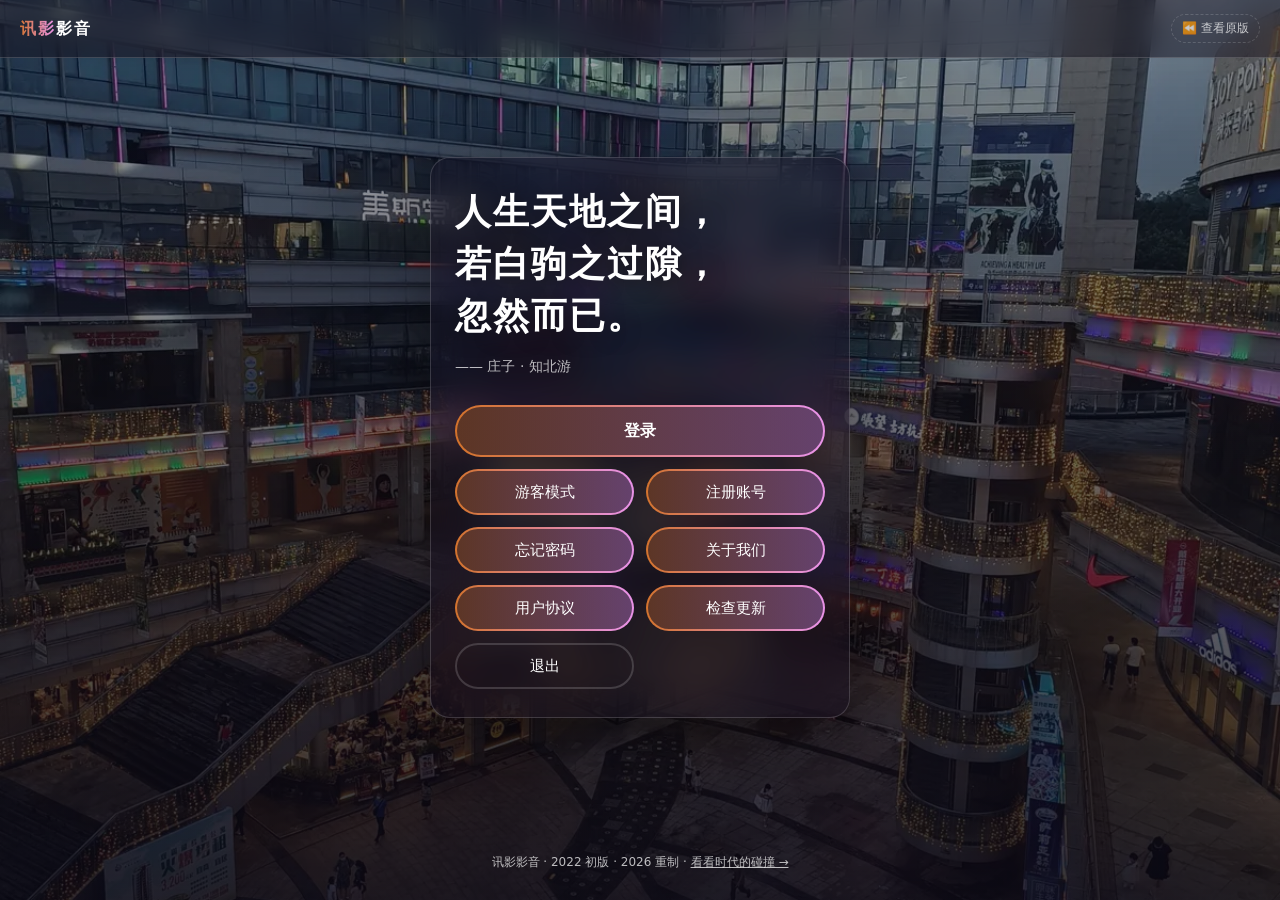
<file: modern/index.html>
<!DOCTYPE html>
<html lang="zh-CN">
<head>
  <meta charset="utf-8">
  <meta name="viewport" content="width=device-width, initial-scale=1">
  <title>讯影影音</title>
  <link rel="stylesheet" href="style.css">
</head>
<body class="bg-home">
  <header class="topbar">
    <a class="brand" href="index.html"><span>讯影</span>影音</a>
    <div class="spacer"></div>
    <a class="legacy-link" href="../index.html" title="回到 2022 年">⏪ 查看原版</a>
  </header>

  <main class="center">
    <section class="card">
      <p class="quote">人生天地之间，<br>若白驹之过隙，<br>忽然而已。</p>
      <p class="subtitle">—— 庄子 · 知北游</p>

      <nav class="menu">
        <a class="btn primary" href="login.html">登录</a>
        <button class="btn" id="guest">游客模式</button>
        <a class="btn" href="register.html">注册账号</a>
        <a class="btn" href="register.html?mode=reset">忘记密码</a>
        <a class="btn" href="about.html">关于我们</a>
        <a class="btn" href="terms.html">用户协议</a>
        <button class="btn" id="update">检查更新</button>
        <button class="btn ghost" id="exit">退出</button>
      </nav>
    </section>
  </main>

  <footer>讯影影音 · 2022 初版 · 2026 重制 · <a href="compare.html" style="color:inherit">看看时代的碰撞 →</a></footer>

  <script src="app.js"></script>
  <script>
    document.getElementById('guest').onclick = () =>
      showDialog('游客模式', '游客模式下账号信息不会保存，并且通道随时可能关闭，建议注册账号后登录。', [
        { label: '去注册', ghost: true, onClick: () => location.href = 'register.html' },
        { label: '继续逛逛', onClick: () => location.href = 'videos.html' },
      ]);

    document.getElementById('update').onclick = () =>
      showDialog('已是最新版本 v2.0.0', '从 1.2.1 一路走到现在：全新毛玻璃界面、弹窗播放、手机适配，以及更轻的图片。原版依然保留在右上角，随时可以回去看看。');

    // 原版在 WebCat 打包的 App 里用 wc.exit() 退出；浏览器里就给个提示
    document.getElementById('exit').onclick = () =>
      window.wc?.exit ? wc.exit() : toast('浏览器里关掉这个标签页就好啦 👋');
  </script>
</body>
</html>
</file>
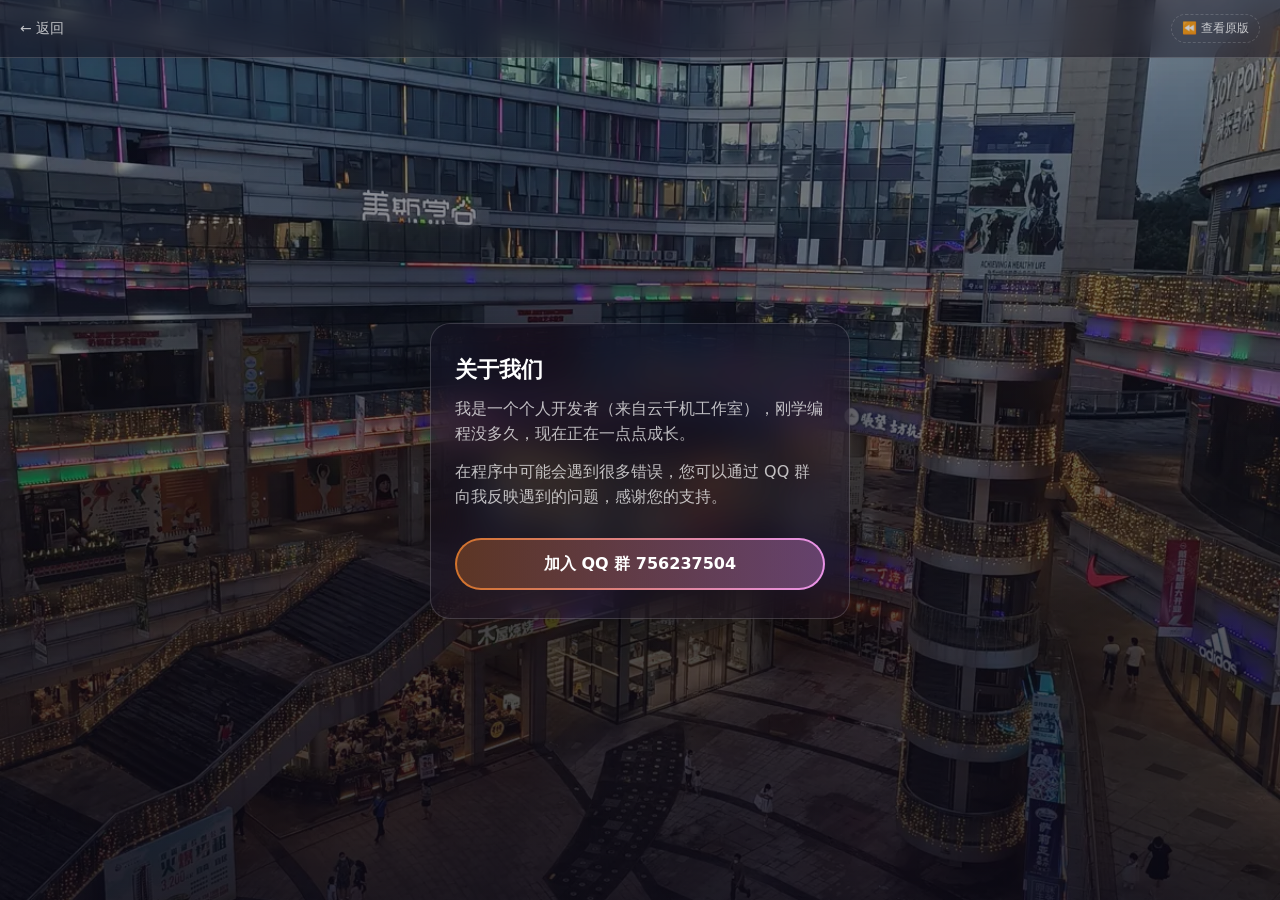
<file: modern/about.html>
<!DOCTYPE html>
<html lang="zh-CN">
<head>
  <meta charset="utf-8">
  <meta name="viewport" content="width=device-width, initial-scale=1">
  <title>关于我们 · 讯影影音</title>
  <link rel="stylesheet" href="style.css">
</head>
<body class="bg-home">
  <header class="topbar">
    <a class="back" href="index.html">← 返回</a>
    <div class="spacer"></div>
    <a class="legacy-link" href="../About%20us.html">⏪ 查看原版</a>
  </header>

  <main class="center">
    <section class="card">
      <h1>关于我们</h1>
      <p>我是一个个人开发者（来自云千机工作室），刚学编程没多久，现在正在一点点成长。</p>
      <p>在程序中可能会遇到很多错误，您可以通过 QQ 群向我反映遇到的问题，感谢您的支持。</p>

      <nav class="menu">
        <button class="btn primary" id="qq">加入 QQ 群 756237504</button>
      </nav>
    </section>
  </main>

  <script src="app.js"></script>
  <script>
    const GROUP = '756237504';
    // App 里直接跳 QQ 群；浏览器里复制群号
    document.getElementById('qq').onclick = async () => {
      if (window.wc?.goQQGroup) return wc.goQQGroup(GROUP);
      try {
        await navigator.clipboard.writeText(GROUP);
        toast('群号已复制，去 QQ 里搜索加入吧');
      } catch {
        toast('QQ 群号：' + GROUP);
      }
    };
  </script>
</body>
</html>
</file>
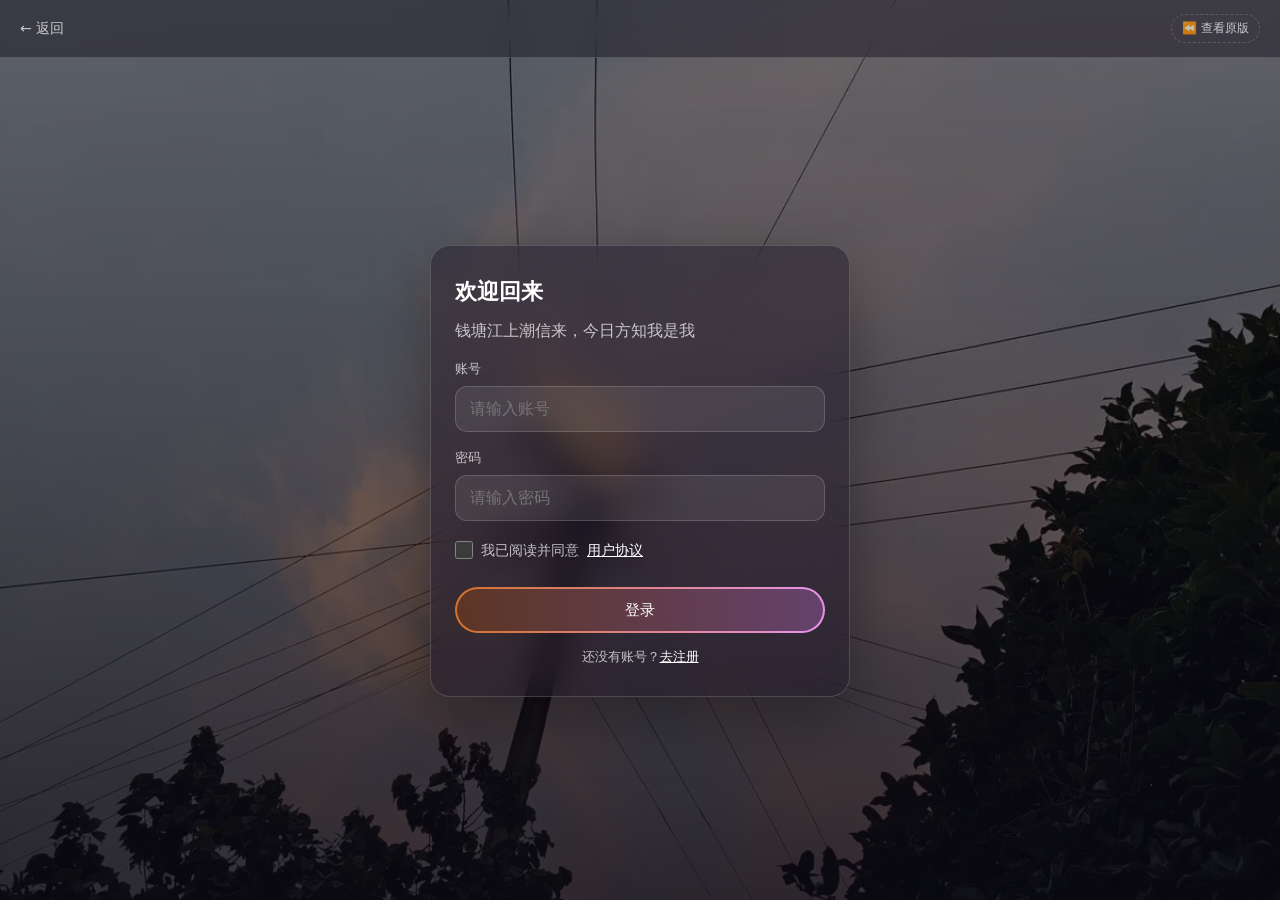
<file: modern/login.html>
<!DOCTYPE html>
<html lang="zh-CN">
<head>
  <meta charset="utf-8">
  <meta name="viewport" content="width=device-width, initial-scale=1">
  <title>登录 · 讯影影音</title>
  <link rel="stylesheet" href="style.css">
</head>
<body class="bg-login">
  <header class="topbar">
    <a class="back" href="index.html">← 返回</a>
    <div class="spacer"></div>
    <a class="legacy-link" href="../dl.html">⏪ 查看原版</a>
  </header>

  <main class="center">
    <form class="card" id="login" novalidate>
      <h1>欢迎回来</h1>
      <p>钱塘江上潮信来，今日方知我是我</p>

      <label class="field">
        <span>账号</span>
        <input id="user" autocomplete="username" inputmode="numeric" placeholder="请输入账号" required>
      </label>
      <label class="field">
        <span>密码</span>
        <input id="pwd" type="password" autocomplete="current-password" placeholder="请输入密码" required>
      </label>

      <label class="check">
        <input type="checkbox" id="agree">
        我已阅读并同意 <a href="terms.html">用户协议</a>
      </label>

      <button class="btn block primary" type="submit">登录</button>
      <p class="hint">还没有账号？<a href="register.html">去注册</a></p>
    </form>
  </main>

  <script src="app.js"></script>
  <script>
    document.getElementById('login').onsubmit = (e) => {
      e.preventDefault();
      const user = document.getElementById('user').value.trim();
      const pwd = document.getElementById('pwd').value;

      if (!user || !pwd) return toast('账号和密码都要填哦');
      if (!document.getElementById('agree').checked) return toast('请先勾选同意用户协议');

      // 和原版一样的测试账号：123456 / 123456
      if (user === '123456' && pwd === '123456') {
        toast('登录成功！');
        setTimeout(() => location.href = 'videos.html', 700);
      } else {
        toast('账号或密码错误');
      }
    };
  </script>
</body>
</html>
</file>
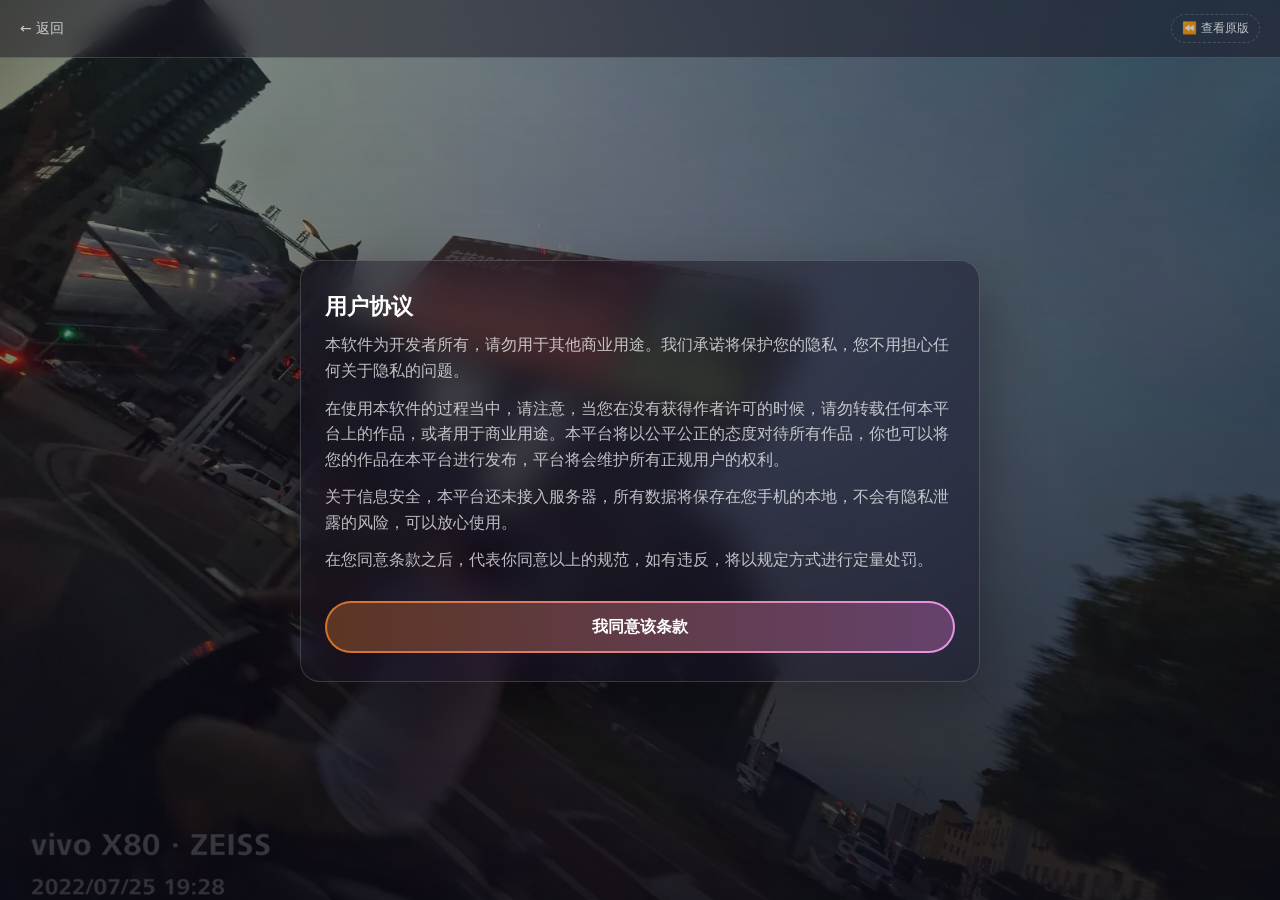
<file: modern/terms.html>
<!DOCTYPE html>
<html lang="zh-CN">
<head>
  <meta charset="utf-8">
  <meta name="viewport" content="width=device-width, initial-scale=1">
  <title>用户协议 · 讯影影音</title>
  <link rel="stylesheet" href="style.css">
</head>
<body class="bg-terms">
  <header class="topbar">
    <a class="back" href="index.html">← 返回</a>
    <div class="spacer"></div>
    <a class="legacy-link" href="../Something%20important.html">⏪ 查看原版</a>
  </header>

  <main class="center">
    <article class="card wide">
      <h1>用户协议</h1>
      <p>本软件为开发者所有，请勿用于其他商业用途。我们承诺将保护您的隐私，您不用担心任何关于隐私的问题。</p>
      <p>在使用本软件的过程当中，请注意，当您在没有获得作者许可的时候，请勿转载任何本平台上的作品，或者用于商业用途。本平台将以公平公正的态度对待所有作品，你也可以将您的作品在本平台进行发布，平台将会维护所有正规用户的权利。</p>
      <p>关于信息安全，本平台还未接入服务器，所有数据将保存在您手机的本地，不会有隐私泄露的风险，可以放心使用。</p>
      <p>在您同意条款之后，代表你同意以上的规范，如有违反，将以规定方式进行定量处罚。</p>

      <nav class="menu">
        <a class="btn primary" href="index.html">我同意该条款</a>
      </nav>
    </article>
  </main>
</body>
</html>
</file>
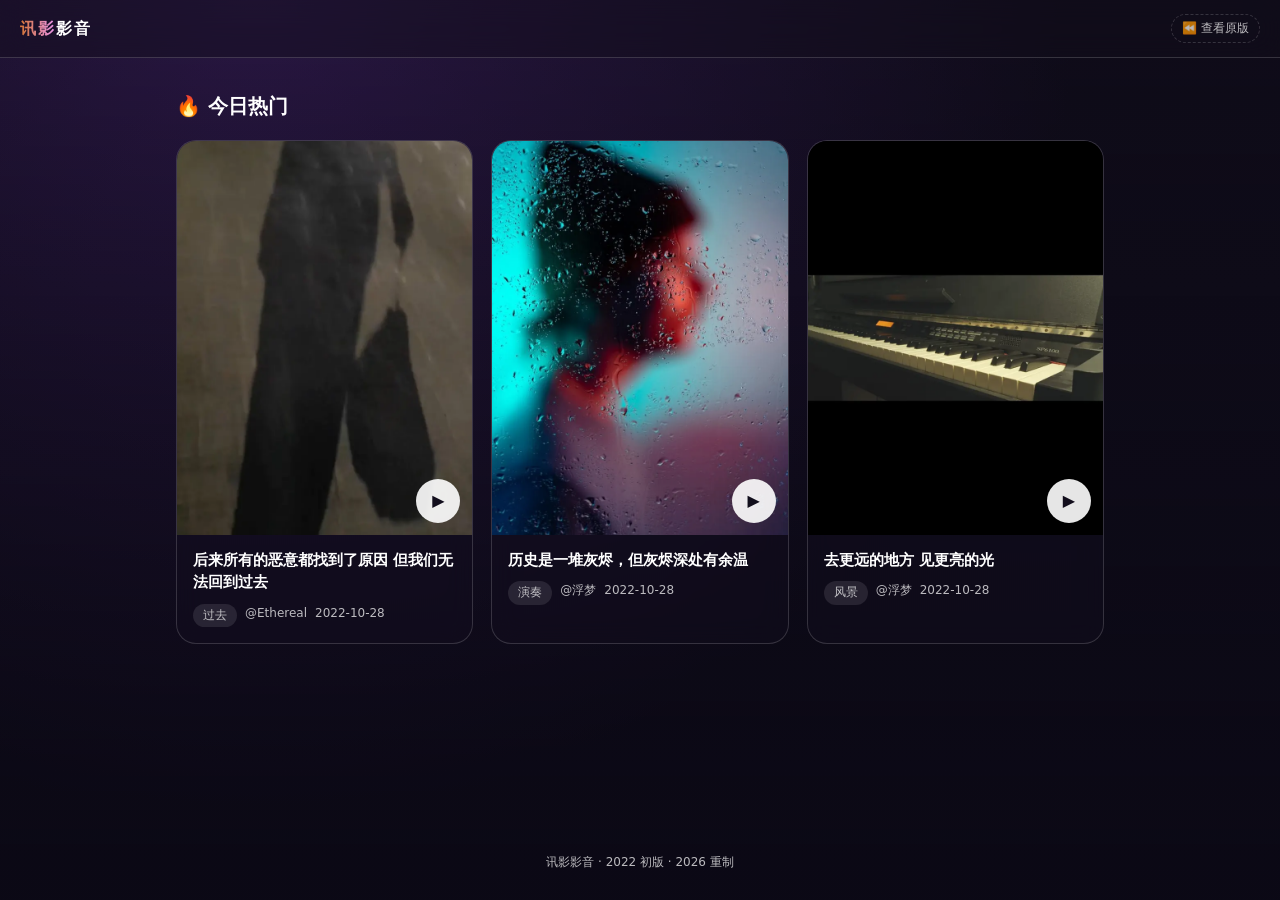
<file: modern/videos.html>
<!DOCTYPE html>
<html lang="zh-CN">
<head>
  <meta charset="utf-8">
  <meta name="viewport" content="width=device-width, initial-scale=1">
  <title>今日热门 · 讯影影音</title>
  <link rel="stylesheet" href="style.css">
</head>
<body class="bg-plain">
  <header class="topbar">
    <a class="brand" href="index.html"><span>讯影</span>影音</a>
    <div class="spacer"></div>
    <a class="legacy-link" href="../twicepage.html">⏪ 查看原版</a>
  </header>

  <main>
    <h2 class="section-title">🔥 今日热门</h2>
    <div class="grid" id="grid"></div>
  </main>

  <footer>讯影影音 · 2022 初版 · 2026 重制</footer>

  <dialog id="player">
    <video controls playsinline preload="metadata"></video>
    <div class="dialog-body">
      <h3></h3>
      <button class="btn" id="follow">＋ 关注Ta</button>
      <button class="btn ghost" id="close">关闭</button>
    </div>
  </dialog>

  <script src="app.js"></script>
  <script>
    // 原版的三个视频（1.html / 2.html / 3.html）合进一页，点卡片弹窗播放
    const videos = [
      { title: '后来所有的恶意都找到了原因 但我们无法回到过去', author: 'Ethereal', type: '过去', src: '../1.mp4', cover: 'img/cover-1.webp' },
      { title: '历史是一堆灰烬，但灰烬深处有余温', author: '浮梦', type: '演奏', src: '../2.mp4', cover: 'img/cover-2.webp' },
      { title: '去更远的地方 见更亮的光', author: '浮梦', type: '风景', src: '../3.mp4', cover: 'img/cover-3.webp' },
    ];

    const grid = document.getElementById('grid');
    const player = document.getElementById('player');
    const video = player.querySelector('video');
    const follow = document.getElementById('follow');
    let current;

    videos.forEach((v) => {
      const card = document.createElement('button');
      card.className = 'video-card';
      card.innerHTML = `
        <div class="thumb"><img loading="lazy" alt=""><span class="play">▶</span></div>
        <div class="info"><h3></h3>
          <div class="tags"><span class="tag"></span><span>@${v.author}</span><span>2022-10-28</span></div>
        </div>`;
      card.querySelector('img').src = v.cover;
      card.querySelector('h3').textContent = v.title;
      card.querySelector('.tag').textContent = v.type;
      card.onclick = () => open(v);
      grid.append(card);
    });

    function open(v) {
      current = v;
      video.src = v.src;
      video.poster = v.cover;
      player.querySelector('h3').textContent = v.title;
      follow.textContent = '＋ 关注 ' + v.author;
      player.showModal();
      video.play().catch(() => {});
    }

    player.addEventListener('close', () => { video.pause(); video.removeAttribute('src'); video.load(); });
    document.getElementById('close').onclick = () => player.close();
    // 点弹窗外面的遮罩也能关
    player.addEventListener('click', (e) => { if (e.target === player) player.close(); });

    follow.onclick = () => toast('关注功能正在开发中，暂未开放');
  </script>
</body>
</html>
</file>
<file: modern/style.css>
/* 讯影影音 · 现代版
   保留了原版的灵魂：流动的渐变描边按钮 + 照片背景 + 白色诗句。 */

:root {
  --text: #fff;
  --muted: rgba(255, 255, 255, .72);
  --glass: rgba(20, 16, 32, .42);
  --glass-strong: rgba(20, 16, 32, .62);
  --line: rgba(255, 255, 255, .16);
  --accent: #b18cff;
  --radius: 20px;
  /* 原版按钮的那条渐变，原封不动 */
  --legacy-gradient: linear-gradient(268deg, #e3164e, #7f1ba7, #841c39, #e993e7, #d27228);
}

* { box-sizing: border-box; margin: 0; }

html { color-scheme: dark; }

body {
  min-height: 100dvh;
  font-family: system-ui, -apple-system, "PingFang SC", "Microsoft YaHei", sans-serif;
  color: var(--text);
  background: #120e1c center / cover no-repeat fixed;
  display: flex;
  flex-direction: column;
  line-height: 1.6;
  -webkit-font-smoothing: antialiased;
}

/* 照片上盖一层暗色渐变，文字才看得清（原版白字压在亮照片上经常看不见） */
body::before {
  content: "";
  position: fixed;
  inset: 0;
  z-index: -1;
  background: linear-gradient(180deg, rgba(10, 8, 20, .35), rgba(10, 8, 20, .82));
}

.bg-home     { background-image: url(img/bg-home.webp); }
.bg-login    { background-image: url(img/bg-login.webp); }
.bg-terms    { background-image: url(img/bg-terms.webp); }
.bg-register { background-image: url(img/bg-register.webp); }
.bg-plain    { background-image: radial-gradient(circle at 20% 0%, #3a1f5c, #120e1c 60%); }

/* ---------- 顶栏 ---------- */
.topbar {
  position: sticky;
  top: 0;
  z-index: 10;
  display: flex;
  align-items: center;
  gap: 12px;
  padding: 14px 20px;
  backdrop-filter: blur(14px);
  -webkit-backdrop-filter: blur(14px);
  background: rgba(18, 14, 28, .45);
  border-bottom: 1px solid var(--line);
}
.brand { font-weight: 700; letter-spacing: 2px; color: var(--text); text-decoration: none; }
.brand span {
  background: var(--legacy-gradient);
  background-size: 400% 400%;
  animation: flow 10s ease infinite;
  -webkit-background-clip: text;
  background-clip: text;
  color: transparent;
}
.topbar .spacer { flex: 1; }
.back { color: var(--muted); text-decoration: none; font-size: 14px; }
.back:hover { color: var(--text); }

.legacy-link {
  font-size: 12px;
  color: var(--muted);
  border: 1px dashed var(--line);
  padding: 4px 10px;
  border-radius: 999px;
  text-decoration: none;
}
.legacy-link:hover { color: var(--text); border-color: var(--muted); }

/* ---------- 布局 ---------- */
main {
  flex: 1;
  width: 100%;
  max-width: 960px;
  margin: 0 auto;
  padding: 32px 16px 48px;
}
.center { display: grid; place-items: center; }

.card {
  width: 100%;
  max-width: 420px;
  padding: 28px 24px;
  border-radius: var(--radius);
  background: var(--glass);
  border: 1px solid var(--line);
  backdrop-filter: blur(18px) saturate(140%);
  -webkit-backdrop-filter: blur(18px) saturate(140%);
  box-shadow: 0 20px 60px rgba(0, 0, 0, .35);
  animation: rise .5s ease both;
}
.card.wide { max-width: 680px; }
.card h1, .card h2 { margin-bottom: 8px; font-size: 22px; }
.card p { color: var(--muted); }
.card p + p { margin-top: 12px; }

.card .quote {
  color: var(--text);
  font-size: clamp(22px, 5vw, 36px);
  font-weight: 600;
  line-height: 1.45;
  letter-spacing: 2px;
  text-shadow: 0 2px 20px rgba(0, 0, 0, .5);
}
.subtitle { color: var(--muted); margin-top: 10px; font-size: 14px; }

/* ---------- 按钮：原版渐变描边的现代重制 ---------- */
.btn {
  position: relative;
  display: inline-flex;
  align-items: center;
  justify-content: center;
  gap: 8px;
  min-height: 46px;
  padding: 0 22px;
  font: inherit;
  font-size: 15px;
  color: var(--text);
  text-decoration: none;
  cursor: pointer;
  border: 2px solid transparent;
  border-radius: 999px;
  background:
    linear-gradient(var(--glass-strong), var(--glass-strong)) padding-box,
    var(--legacy-gradient) border-box;
  background-size: 100% 100%, 400% 400%;
  animation: flow 10s ease infinite;
  transition: transform .2s ease, box-shadow .2s ease, background .3s ease;
}
.btn:hover {
  transform: translateY(-2px);
  box-shadow: 0 8px 24px rgba(227, 22, 78, .35);
  background:
    linear-gradient(transparent, transparent) padding-box,
    var(--legacy-gradient) border-box;
  background-size: 100% 100%, 400% 400%;
}
.btn:active { transform: translateY(0) scale(.98); }
.btn:focus-visible { outline: 2px solid var(--accent); outline-offset: 3px; }
.btn.ghost { background: transparent; border-color: var(--line); animation: none; }
.btn.ghost:hover { border-color: var(--muted); box-shadow: none; }
.btn.block { width: 100%; }

.menu {
  display: grid;
  grid-template-columns: repeat(2, minmax(0, 1fr));
  gap: 12px;
  margin-top: 28px;
}
.menu .primary { grid-column: 1 / -1; min-height: 52px; font-size: 16px; font-weight: 600; }

@keyframes flow {
  0%, 100% { background-position: 0 0, 0% 24%; }
  50%      { background-position: 0 0, 100% 77%; }
}
@keyframes rise {
  from { opacity: 0; transform: translateY(16px); }
  to   { opacity: 1; transform: none; }
}

/* ---------- 表单 ---------- */
.field { display: block; margin-top: 16px; }
.field span { display: block; font-size: 13px; color: var(--muted); margin-bottom: 6px; }
.field input {
  width: 100%;
  height: 46px;
  padding: 0 14px;
  font: inherit;
  color: var(--text);
  background: rgba(255, 255, 255, .08);
  border: 1px solid var(--line);
  border-radius: 12px;
  outline: none;
  transition: border-color .2s, background .2s;
}
.field input:focus { border-color: var(--accent); background: rgba(255, 255, 255, .12); }
.row { display: flex; gap: 10px; align-items: flex-end; }
.row .field { flex: 1; }
.captcha { height: 46px; border-radius: 12px; background: #fff; }

.check { display: flex; gap: 8px; align-items: center; margin: 18px 0; font-size: 14px; color: var(--muted); }
.check input { width: 18px; height: 18px; accent-color: var(--accent); }
.check a { color: var(--text); }

form .btn { margin-top: 8px; }
.hint { margin-top: 14px; font-size: 13px; color: var(--muted); text-align: center; }
.hint a { color: var(--text); }

/* ---------- 视频列表（原 twicepage） ---------- */
.section-title { font-size: 20px; margin-bottom: 18px; display: flex; align-items: center; gap: 8px; }
.grid {
  display: grid;
  grid-template-columns: repeat(auto-fill, minmax(220px, 1fr));
  gap: 18px;
}
.video-card {
  display: flex;
  flex-direction: column;
  justify-content: flex-start;
  padding: 0;
  font: inherit;
  text-align: left;
  color: inherit;
  cursor: pointer;
  border: 1px solid var(--line);
  border-radius: var(--radius);
  overflow: hidden;
  background: var(--glass);
  backdrop-filter: blur(12px);
  -webkit-backdrop-filter: blur(12px);
  transition: transform .25s ease, box-shadow .25s ease;
  animation: rise .5s ease both;
}
.video-card:nth-child(2) { animation-delay: .08s; }
.video-card:nth-child(3) { animation-delay: .16s; }
.video-card:hover { transform: translateY(-4px); box-shadow: 0 16px 40px rgba(0, 0, 0, .4); }
.video-card .thumb { position: relative; aspect-ratio: 3 / 4; overflow: hidden; }
.video-card img { width: 100%; height: 100%; object-fit: cover; transition: transform .4s ease; }
.video-card:hover img { transform: scale(1.05); }
.video-card .play {
  position: absolute;
  inset: auto 12px 12px auto;
  width: 44px;
  height: 44px;
  display: grid;
  place-items: center;
  border-radius: 50%;
  background: rgba(255, 255, 255, .9);
  color: #120e1c;
  font-size: 16px;
}
.video-card .info { padding: 14px 16px 16px; }
.video-card h3 { font-size: 15px; font-weight: 600; line-height: 1.5; }
.tags { display: flex; gap: 8px; margin-top: 10px; font-size: 12px; color: var(--muted); }
.tag { padding: 2px 10px; border-radius: 999px; background: rgba(255, 255, 255, .1); }

/* ---------- 播放弹窗 / 提示 ---------- */
dialog {
  margin: auto;
  width: min(92vw, 720px);
  padding: 0;
  color: var(--text);
  background: #16121f;
  border: 1px solid var(--line);
  border-radius: var(--radius);
  box-shadow: 0 30px 80px rgba(0, 0, 0, .6);
}
dialog::backdrop { background: rgba(0, 0, 0, .7); backdrop-filter: blur(4px); }
dialog video { display: block; width: 100%; max-height: 70vh; background: #000; }
.dialog-body { padding: 16px 20px 20px; display: flex; gap: 12px; align-items: center; flex-wrap: wrap; }
.dialog-body h3 { flex: 1; font-size: 16px; min-width: 180px; }
.dialog-text { padding: 24px 22px 8px; }
.dialog-text h3 { margin-bottom: 8px; }
.dialog-text p { color: var(--muted); }
.dialog-actions { display: flex; justify-content: flex-end; gap: 10px; padding: 16px 20px 20px; }

.toast {
  position: fixed;
  left: 50%;
  bottom: 32px;
  z-index: 100;
  max-width: calc(100vw - 32px);
  padding: 12px 20px;
  border-radius: 999px;
  background: rgba(255, 255, 255, .95);
  color: #120e1c;
  font-size: 14px;
  box-shadow: 0 10px 30px rgba(0, 0, 0, .3);
  transform: translate(-50%, 20px);
  opacity: 0;
  pointer-events: none;
  transition: opacity .25s ease, transform .25s ease;
}
.toast.show { opacity: 1; transform: translate(-50%, 0); }

footer { padding: 20px 16px 28px; text-align: center; font-size: 12px; color: var(--muted); }

@media (max-width: 420px) {
  .menu { grid-template-columns: 1fr; }
  .grid { grid-template-columns: 1fr; }
  .video-card .thumb { aspect-ratio: 4 / 3; }
}

@media (prefers-reduced-motion: reduce) {
  *, *::before, *::after { animation: none !important; transition: none !important; }
}
</file>
